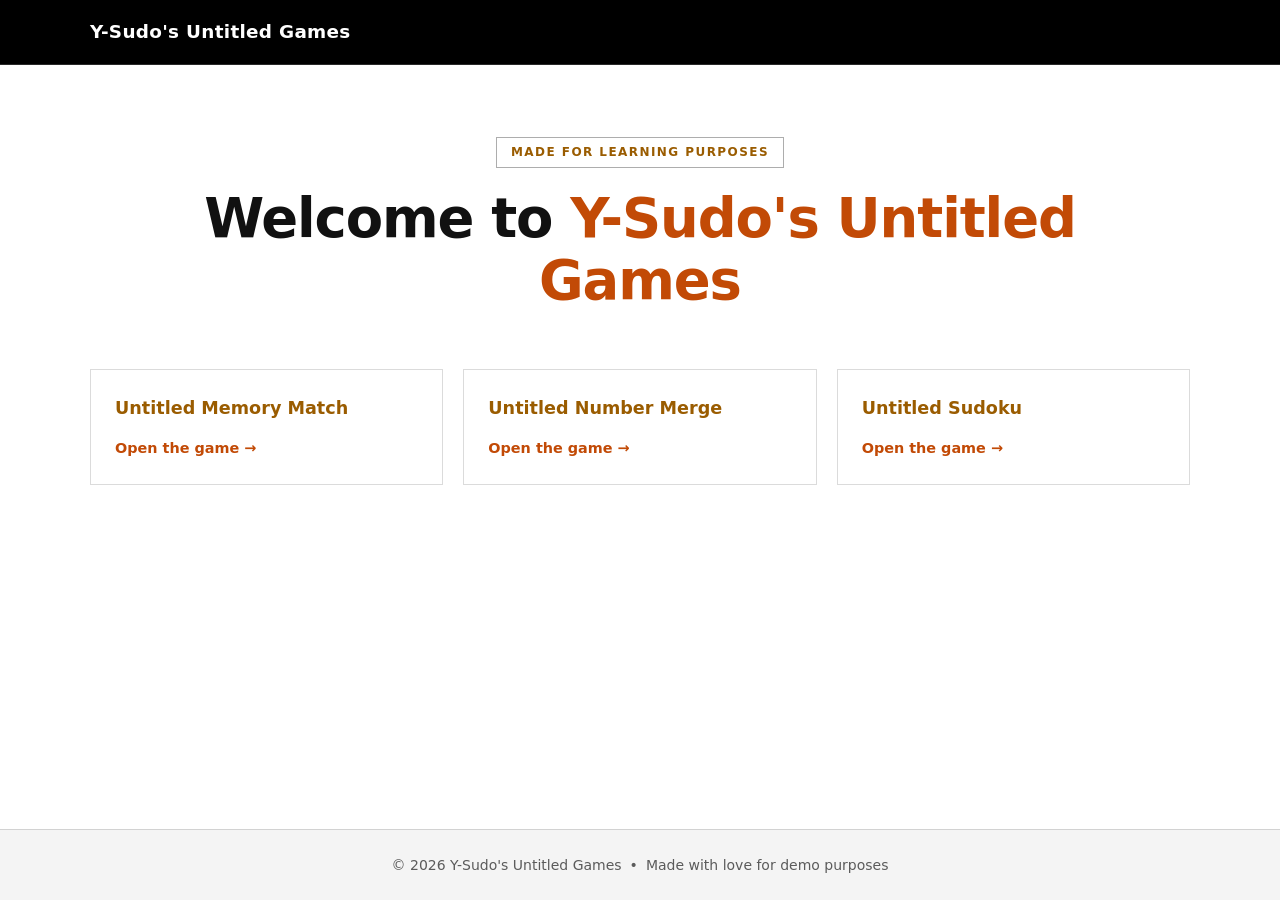
<file: index.html>
<!DOCTYPE html>
<html lang="en">
<head>
  <meta charset="UTF-8">
  <meta name="viewport" content="width=device-width, initial-scale=1.0">
  <title>Y-Sudo's Untitled Games</title>
  <link rel="stylesheet" href="./style.css">
</head>
<body>

  <header class="navbar">
    <div class="container nav-inner">
      <a class="navbar-brand" href="index.html">
        Y-Sudo's Untitled Games
      </a>
    </div>
  </header>

  <main class="container">
    <section class="hero">
      <span class="badge">Made for learning purposes</span>

      <h1>Welcome to <span class="accent">Y-Sudo's Untitled Games</span></h1>
    </section>

    <section class="features" aria-label="Features">
      <article class="card">
        <h2>
          Untitled Memory Match
          <span class="finish-badge" data-completed-badge="memory" hidden title="100% achievements unlocked">🏆 100%</span>
        </h2>
        <a class="card-link" href="Untitled%20Memory%20Match/Untitled%20Memory%20Match.html">Open the game <span aria-hidden="true">→</span></a>
      </article>

      <article class="card">
        <h2>
          Untitled Number Merge
          <span class="finish-badge" data-completed-badge="merge" hidden title="100% achievements unlocked">🏆 100%</span>
        </h2>
        <a class="card-link" href="Untitled%20Number%20Merge/Untitled%20Number%20Merge.html">Open the game <span aria-hidden="true">→</span></a>
      </article>

      <article class="card">
        <h2>
          Untitled Sudoku
          <span class="finish-badge" data-completed-badge="sudoku" hidden title="100% achievements unlocked">🏆 100%</span>
        </h2>
        <a class="card-link" href="Untitled%20Sudoku/Untitled%20Sudoku.html">Open the game <span aria-hidden="true">→</span></a>
      </article>


    </section>
  </main>

  <footer class="site-footer">
    <div class="container">
      <p class="footer-line">
        <span>© 2026 Y-Sudo's Untitled Games</span>
        <span aria-hidden="true">•</span>
        <span>Made with love for demo purposes</span>
      </p>
    </div>
  </footer>

  <script src="./home.js"></script>
</body>
</html>
</file>
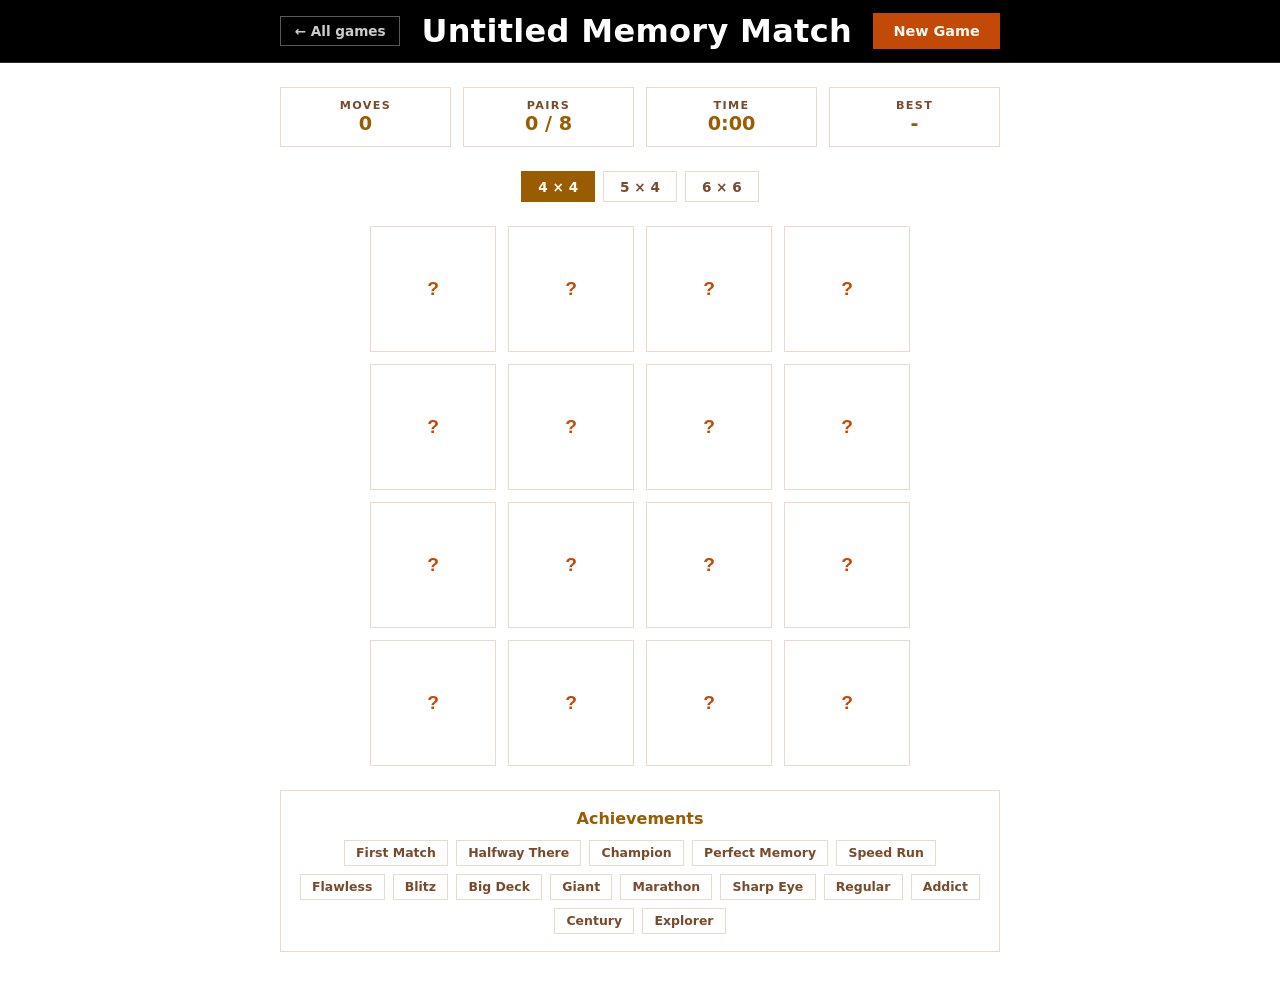
<file: Untitled Memory Match/Untitled Memory Match.html>
<!DOCTYPE html>
<html lang="en">
<head>
  <meta charset="UTF-8">
  <meta name="viewport" content="width=device-width, initial-scale=1.0">
  <title>Untitled Memory Match</title>
  <link rel="stylesheet" href="./Untitled%20Memory%20Match.css">
  <link rel="stylesheet" href="../shared.css">
</head>
<body>

  <header class="topbar">
    <a class="back" href="../index.html">← All games</a>
    <h1>Untitled Memory Match</h1>
    <button class="btn" id="restartBtn" type="button">New Game</button>
  </header>

  <div class="completed-badge" id="completedBadge" hidden>
    🏆 100% Completed — every achievement unlocked
  </div>

  <section class="hud" aria-label="Game stats">
    <div class="stat">
      <span class="label">Moves</span>
      <strong id="moves">0</strong>
    </div>
    <div class="stat">
      <span class="label">Pairs</span>
      <strong id="pairs">0 / 8</strong>
    </div>
    <div class="stat">
      <span class="label">Time</span>
      <strong id="timer">0:00</strong>
    </div>
    <div class="stat">
      <span class="label">Best</span>
      <strong id="best">—</strong>
    </div>
  </section>

  <section class="chips" aria-label="Board size">
    <button class="chip is-active" type="button" data-variant="4x4">4 × 4</button>
    <button class="chip" type="button" data-variant="5x4">5 × 4</button>
    <button class="chip" type="button" data-variant="6x6">6 × 6</button>
  </section>

  <main class="board" id="board" aria-label="Memory match board"></main>

  <section class="achievements" aria-label="Achievements">
    <h2>Achievements</h2>
    <div class="achievement-list" id="achievementList"></div>
  </section>

  <div class="win" id="win" hidden>
    <div class="win-panel" role="dialog" aria-modal="true" aria-labelledby="winTitle">
      <h2 id="winTitle">You matched them all!</h2>
      <p id="winSummary"></p>
      <div class="win-actions">
        <button class="btn" id="playAgainBtn" type="button">Play again</button>
        <a class="btn btn--ghost" href="../index.html">All games</a>
      </div>
    </div>
  </div>

  <div class="toast" id="toast" role="status" aria-live="polite"></div>

  <script src="../shared.js"></script>
  <script src="./Untitled%20Memory%20Match.js"></script>
</body>
</html>
</file>
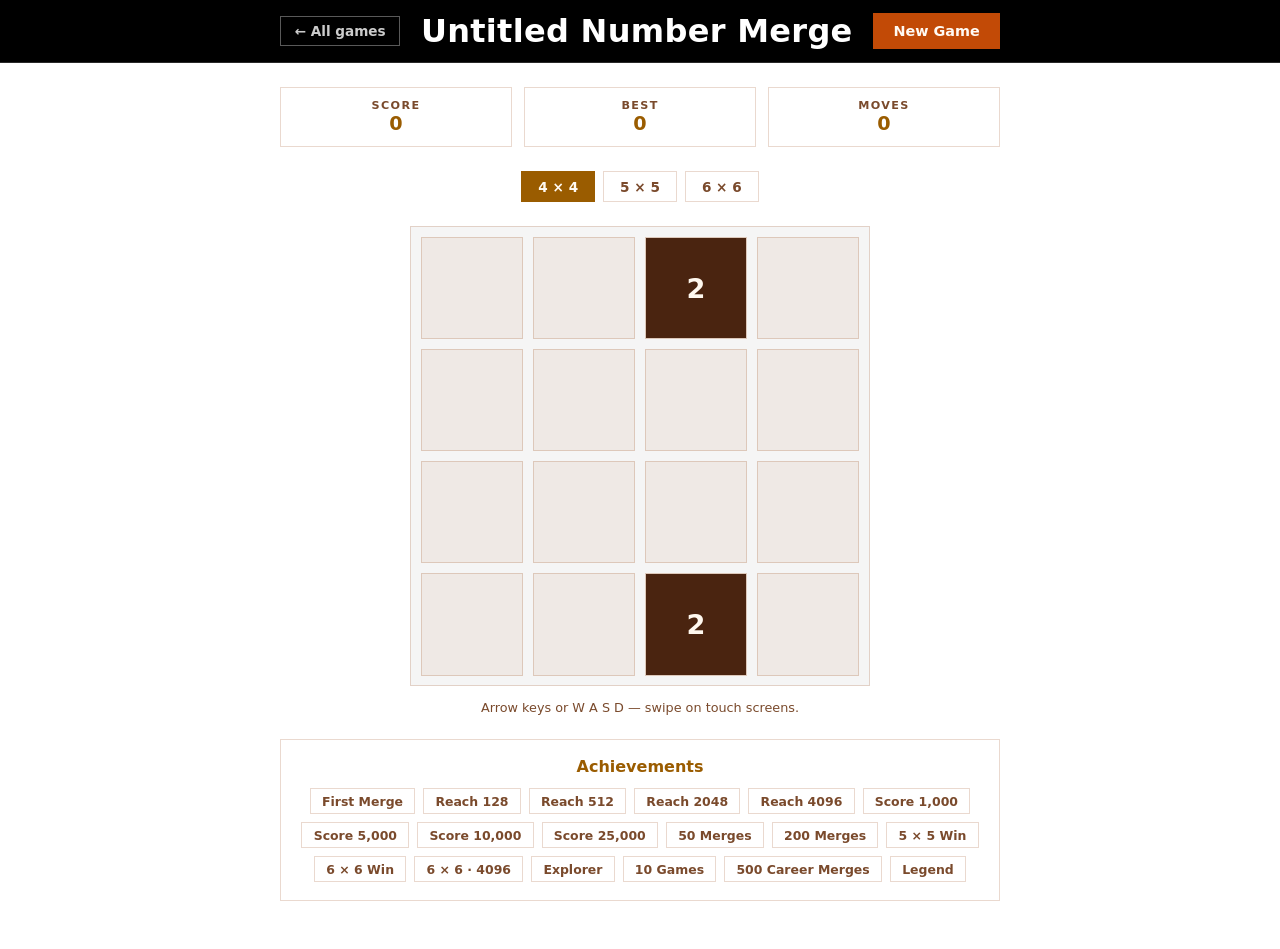
<file: Untitled Number Merge/Untitled Number Merge.html>
<!DOCTYPE html>
<html lang="en">
<head>
  <meta charset="UTF-8">
  <meta name="viewport" content="width=device-width, initial-scale=1.0">
  <title>Untitled Number Merge</title>
  <link rel="stylesheet" href="./Untitled%20Number%20Merge.css">
  <link rel="stylesheet" href="../shared.css">
</head>
<body>

  <header class="topbar">
    <a class="back" href="../index.html">← All games</a>
    <h1>Untitled Number Merge</h1>
    <button class="btn" id="restartBtn" type="button">New Game</button>
  </header>

  <div class="completed-badge" id="completedBadge" hidden>
    🏆 100% Completed — every achievement unlocked
  </div>

  <section class="hud" aria-label="Game stats">
    <div class="stat">
      <span class="label">Score</span>
      <strong id="score">0</strong>
    </div>
    <div class="stat">
      <span class="label">Best</span>
      <strong id="best">0</strong>
    </div>
    <div class="stat">
      <span class="label">Moves</span>
      <strong id="moves">0</strong>
    </div>
  </section>

  <section class="chips" aria-label="Board size">
    <button class="chip is-active" type="button" data-variant="4x4">4 × 4</button>
    <button class="chip" type="button" data-variant="5x5">5 × 5</button>
    <button class="chip" type="button" data-variant="6x6">6 × 6</button>
  </section>

  <main class="board-wrap">
    <div class="board" id="board" role="application"
         aria-label="Number merge board. Use arrow keys or W A S D to move tiles."></div>
    <p class="hint">Arrow keys or W A S D — swipe on touch screens.</p>
  </main>

  <section class="achievements" aria-label="Achievements">
    <h2>Achievements</h2>
    <div class="achievement-list" id="achievementList"></div>
  </section>

  <div class="overlay" id="overlay" hidden>
    <div class="overlay-panel" role="dialog" aria-modal="true" aria-labelledby="overlayTitle">
      <h2 id="overlayTitle"></h2>
      <p id="overlaySummary"></p>
      <div class="overlay-actions">
        <button class="btn" id="primaryBtn" type="button"></button>
        <button class="btn btn--ghost" id="secondaryBtn" type="button">New game</button>
      </div>
    </div>
  </div>

  <div class="toast" id="toast" role="status" aria-live="polite"></div>

  <script src="../shared.js"></script>
  <script src="./Untitled%20Number%20Merge.js"></script>
</body>
</html>
</file>
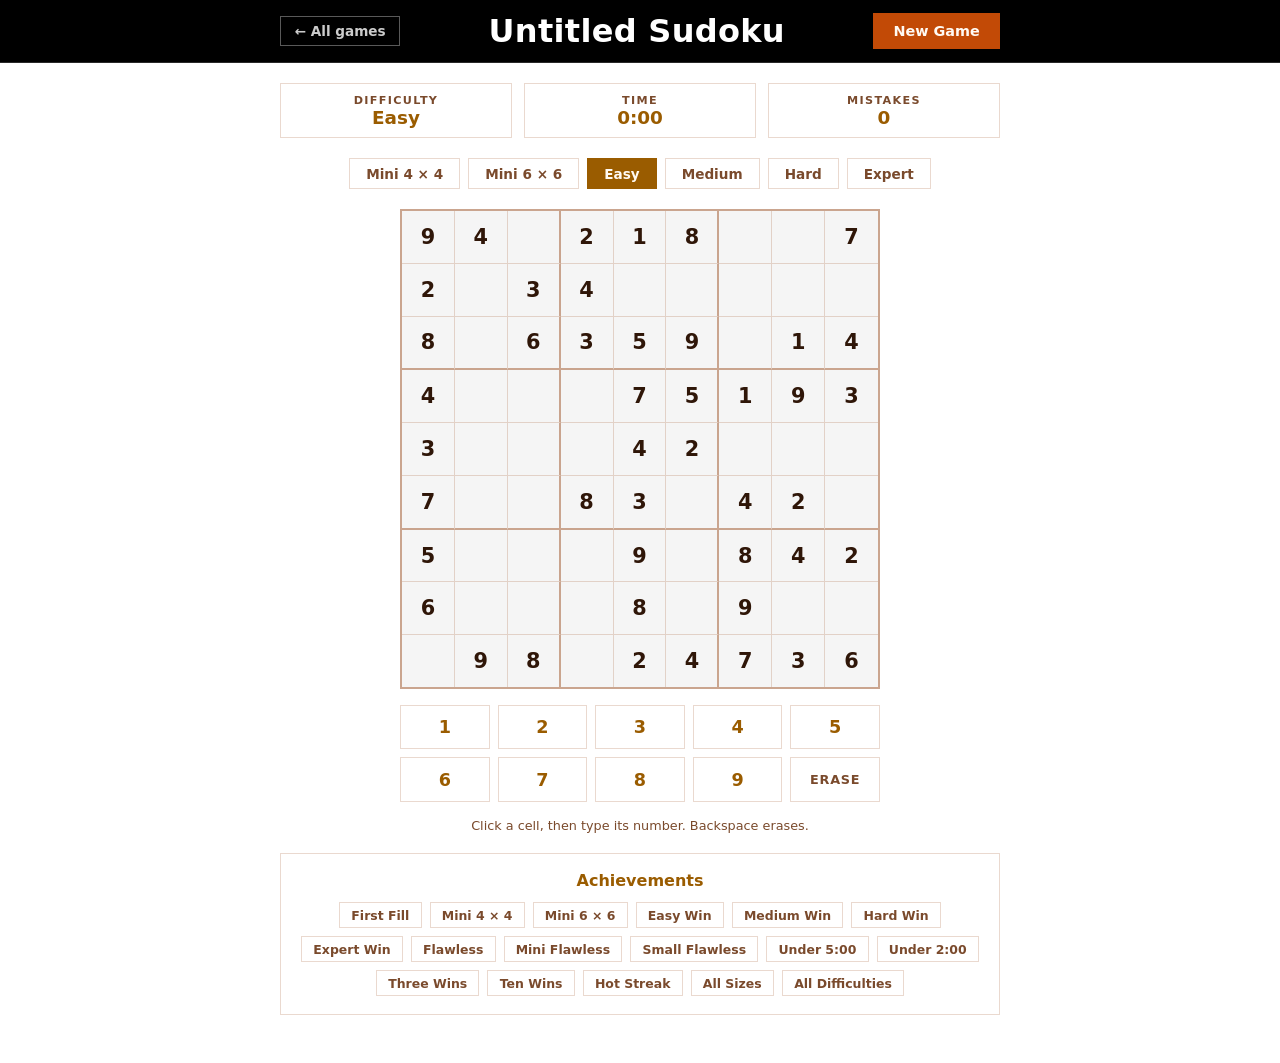
<file: Untitled Sudoku/Untitled Sudoku.html>
<!DOCTYPE html>
<html lang="en">
<head>
  <meta charset="UTF-8">
  <meta name="viewport" content="width=device-width, initial-scale=1.0">
  <title>Untitled Sudoku</title>
  <link rel="stylesheet" href="./Untitled%20Sudoku.css">
  <link rel="stylesheet" href="../shared.css">
</head>
<body>

  <header class="topbar">
    <a class="back" href="../index.html">← All games</a>
    <h1>Untitled Sudoku</h1>
    <button class="btn" id="restartBtn" type="button">New Game</button>
  </header>

  <div class="completed-badge" id="completedBadge" hidden>
    🏆 100% Completed — every achievement unlocked
  </div>

  <section class="hud" aria-label="Game stats">
    <div class="stat">
      <span class="label">Difficulty</span>
      <strong id="difficulty">Easy</strong>
    </div>
    <div class="stat">
      <span class="label">Time</span>
      <strong id="timer">0:00</strong>
    </div>
    <div class="stat">
      <span class="label">Mistakes</span>
      <strong id="mistakes">0</strong>
    </div>
  </section>

  <section class="chips" aria-label="Variant">
    <button class="chip" type="button" data-level="mini4">Mini 4 × 4</button>
    <button class="chip" type="button" data-level="mini6">Mini 6 × 6</button>
    <button class="chip is-active" type="button" data-level="easy">Easy</button>
    <button class="chip" type="button" data-level="medium">Medium</button>
    <button class="chip" type="button" data-level="hard">Hard</button>
    <button class="chip" type="button" data-level="expert">Expert</button>
  </section>

  <main class="game">
    <div class="board" id="board" role="grid"
         aria-label="Sudoku board. Select a cell, then type or tap a number."></div>
    <div class="pad" id="pad" aria-label="Number pad"></div>
    <p class="hint">Click a cell, then type its number. Backspace erases.</p>
  </main>

  <section class="achievements" aria-label="Achievements">
    <h2>Achievements</h2>
    <div class="achievement-list" id="achievementList"></div>
  </section>

  <div class="overlay" id="overlay" hidden>
    <div class="overlay-panel" role="dialog" aria-modal="true" aria-labelledby="overlayTitle">
      <h2 id="overlayTitle"></h2>
      <p id="overlaySummary"></p>
      <div class="overlay-actions">
        <button class="btn" id="primaryBtn" type="button"></button>
        <button class="btn btn--ghost" id="secondaryBtn" type="button">New game</button>
      </div>
    </div>
  </div>

  <div class="toast" id="toast" role="status" aria-live="polite"></div>

  <script src="../shared.js"></script>
  <script src="./Untitled%20Sudoku.js"></script>
</body>
</html>
</file>
<file: style.css>
:root {
  color-scheme: light;
  --bg: #ffffff;
  --bg-soft: #f4f4f4;
  --card: #ffffff;
  --border: rgba(0, 0, 0, 0.14);
  --border-strong: rgba(0, 0, 0, 0.32);
  --text: #111111;
  --muted: #5b5b5b;
  --orange: #c24a06;
  --yellow: #9a5c00;
  --yellow-light: #7d4a00;
}

* {
  margin: 0;
  padding: 0;
  box-sizing: border-box;
}

body {
  display: flex;
  flex-direction: column;
  min-height: 100vh;
  font-family: system-ui, -apple-system, "Segoe UI", Roboto, Helvetica, Arial, sans-serif;
  line-height: 1.6;
  color: var(--text);
  background: #ffffff;
  -webkit-font-smoothing: antialiased;
}

main {
  flex: 1;
}

.container {
  width: 100%;
  max-width: 1140px;
  margin-inline: auto;
  padding-inline: 1.25rem;
}

:focus-visible {
  outline: 2px solid var(--yellow);
  outline-offset: 3px;
  border-radius: 0;
}

/* ---------- Navbar ---------- */

.navbar {
  position: sticky;
  top: 0;
  z-index: 50;
  background: #000000;
  border-bottom: 1px solid rgba(255, 255, 255, 0.16);
}

.nav-inner {
  display: flex;
  align-items: center;
  justify-content: space-between;
  gap: 1rem;
  min-height: 64px;
}

.navbar-brand {
  color: #ffffff;
  font-size: 1.15rem;
  font-weight: 700;
  letter-spacing: 0.3px;
  text-decoration: none;
}

.navbar :focus-visible {
  outline-color: #ffffff;
}

/* ---------- Hero ---------- */

.hero {
  padding: 4.5rem 1rem 3.5rem;
  text-align: center;
}

.badge {
  display: inline-block;
  margin-bottom: 1.25rem;
  padding: 0.3rem 0.85rem;
  border: 1px solid var(--border-strong);
  border-radius: 0;
  color: var(--yellow);
  font-size: 0.75rem;
  font-weight: 700;
  letter-spacing: 0.12em;
  text-transform: uppercase;
}

.hero h1 {
  font-size: clamp(2.1rem, 5vw, 3.4rem);
  font-weight: 800;
  line-height: 1.15;
  letter-spacing: -0.02em;
}

.accent {
  color: var(--orange);
}

/* ---------- Game cards ---------- */

.features {
  display: flex;
  flex-wrap: wrap;
  justify-content: center;
  gap: 1.25rem;
  padding-bottom: 4rem;
}

.card {
  display: flex;
  flex: 1 1 280px;
  flex-direction: column;
  gap: 0.6rem;
  max-width: 420px;
  padding: 1.5rem;
  background: var(--card);
  border: 1px solid var(--border);
  border-radius: 0;
  transition: border-color 0.15s ease, transform 0.15s ease;
}

.card:hover {
  border-color: var(--border-strong);
  transform: translateY(-3px);
}

.card h2 {
  color: var(--yellow);
  font-size: 1.1rem;
}

.finish-badge {
  display: inline-flex;
  align-items: center;
  gap: 0.25rem;
  margin-left: 0.4rem;
  padding: 0.1rem 0.5rem;
  border: 1px solid var(--yellow);
  border-radius: 0;
  background: rgba(255, 195, 0, 0.12);
  color: var(--yellow);
  font-size: 0.68rem;
  font-weight: 800;
  letter-spacing: 0.06em;
  vertical-align: middle;
  white-space: nowrap;
}

.finish-badge[hidden] {
  display: none;
}

.card-link {
  margin-top: auto;
  padding-top: 0.35rem;
  color: var(--orange);
  font-size: 0.9rem;
  font-weight: 700;
  text-decoration: none;
}

.card-link:hover {
  color: var(--orange);
  text-decoration: underline;
}

/* ---------- Footer ---------- */

.site-footer {
  border-top: 1px solid var(--border);
  background: var(--bg-soft);
  padding-block: 1.5rem;
}

.footer-line {
  display: flex;
  align-items: center;
  justify-content: center;
  flex-wrap: wrap;
  gap: 0.5rem;
  color: var(--muted);
  font-size: 0.875rem;
  text-align: center;
}

/* ---------- Responsive ---------- */

@media (max-width: 800px) {
  .features {
    padding-bottom: 3rem;
  }

  .hero {
    padding-top: 3rem;
  }
}

@media (max-width: 480px) {
  .nav-inner {
    justify-content: space-between;
    padding-block: 0.6rem;
  }

  .navbar-brand {
    font-size: 1rem;
  }
}

@media (prefers-reduced-motion: reduce) {
  * {
    transition: none !important;
    animation: none !important;
  }
}
</file>
<file: shared.css>
.achievement {
  appearance: none;
  -webkit-appearance: none;
  cursor: pointer;
  font-family: inherit;
  line-height: inherit;
}

.achievement:hover {
  border-color: var(--border-strong, rgba(150, 68, 18, 0.45));
}

.achievement-dialog-open {
  overflow: hidden;
}

.achievement-dialog {
  position: fixed;
  inset: 0;
  z-index: 300;
  display: grid;
  place-items: center;
  padding: 1rem;
  background: rgba(47, 22, 8, 0.55);
  backdrop-filter: blur(3px);
}

.achievement-dialog[hidden] {
  display: none;
}

.achievement-dialog-panel {
  position: relative;
  width: 100%;
  max-width: 420px;
  max-height: calc(100vh - 2rem);
  overflow-y: auto;
  padding: 1.75rem 1.5rem 1.5rem;
  border: 1px solid var(--border-strong, rgba(150, 68, 18, 0.45));
  border-radius: 0;
  background: var(--card, #fffdf9);
  color: var(--text, #2f1608);
  box-shadow: 0 20px 50px rgba(80, 38, 12, 0.25);
}

.achievement-dialog-close {
  position: absolute;
  top: 0.6rem;
  right: 0.6rem;
  display: grid;
  place-items: center;
  width: 2.25rem;
  height: 2.25rem;
  padding: 0;
  border: 1px solid var(--border, rgba(150, 68, 18, 0.2));
  border-radius: 0;
  background: transparent;
  color: var(--muted, #7a4a2c);
  font-family: inherit;
  font-size: 1.5rem;
  line-height: 1;
  cursor: pointer;
  transition: border-color 0.15s ease, color 0.15s ease, background-color 0.15s ease;
}

.achievement-dialog-close:hover {
  border-color: var(--border-strong, rgba(150, 68, 18, 0.45));
  background: var(--bg-soft, #f5f5f5);
  color: var(--text, #2f1608);
}

.achievement-dialog-eyebrow {
  margin-bottom: 0.35rem;
  color: var(--muted, #7a4a2c);
  font-size: 0.7rem;
  font-weight: 700;
  letter-spacing: 0.12em;
  text-transform: uppercase;
}

.achievement-dialog-panel h2 {
  padding-right: 2rem;
  margin-bottom: 0.75rem;
  color: var(--yellow, #9a5c00);
  font-size: 1.35rem;
  line-height: 1.25;
}

.achievement-dialog-description {
  margin-bottom: 1.1rem;
  color: var(--muted, #7a4a2c);
  line-height: 1.55;
}

.achievement-dialog-status {
  display: inline-flex;
  align-items: center;
  padding: 0.3rem 0.75rem;
  border: 1px solid var(--border, rgba(150, 68, 18, 0.2));
  border-radius: 0;
  color: var(--muted, #7a4a2c);
  font-size: 0.8rem;
  font-weight: 700;
}

.achievement-dialog-status.is-earned {
  border-color: var(--yellow, #9a5c00);
  background: var(--yellow, #9a5c00);
  color: var(--ink, #fffaf3);
}
</file>
